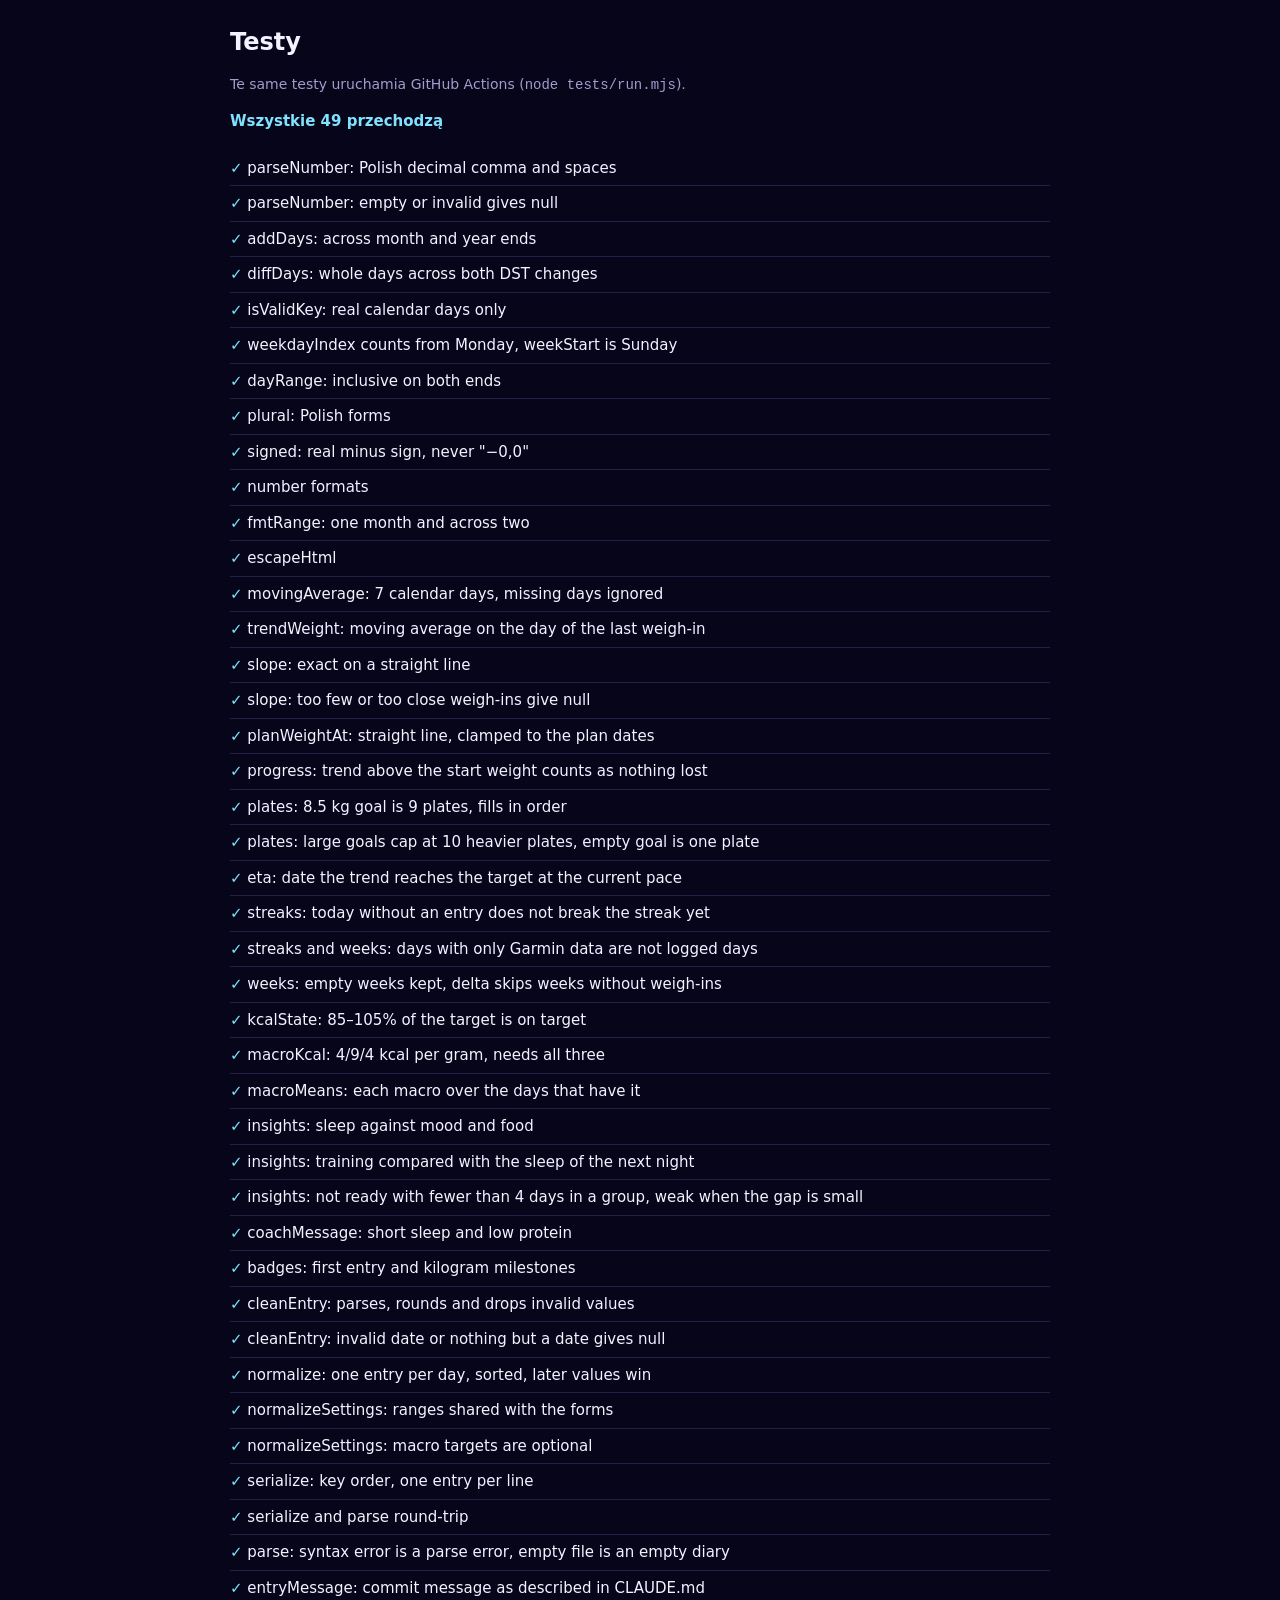
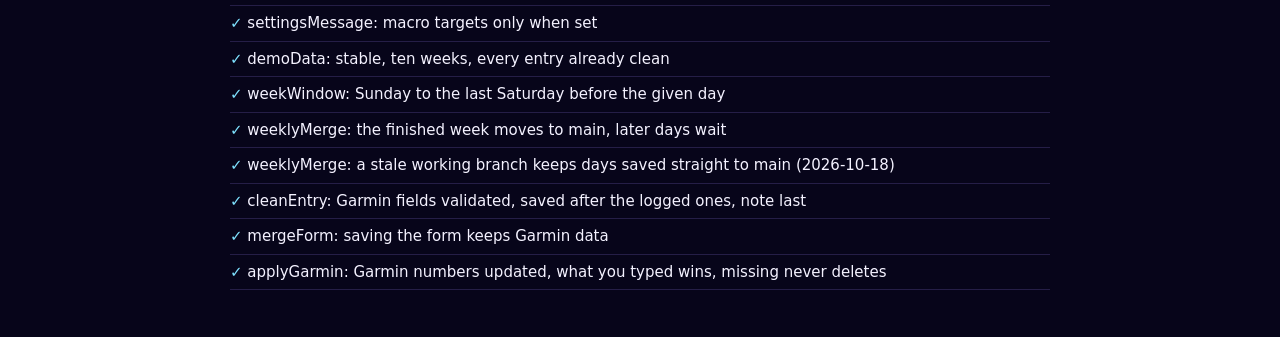
<file: tests/index.html>
<!doctype html>
<html lang="pl">
<head>
  <meta charset="utf-8">
  <meta name="viewport" content="width=device-width, initial-scale=1">
  <title>Testy: Dziennik formy</title>
  <style>
    :root { color-scheme: dark; --bg: #07051A; --ink: #F4F2FF; --muted: #A29BCB; --ok: #7FE2FF; --bad: #FF6F88; --rule: #251E47; }
    body { margin: 0; padding: 24px 16px 48px; background: var(--bg); color: var(--ink); font: 15px/1.5 system-ui, sans-serif; }
    main { max-width: 820px; margin: 0 auto; }
    h1 { margin: 0 0 4px; font-size: 24px; }
    #summary { margin: 0 0 18px; font-weight: 600; }
    #summary.ok { color: var(--ok); }
    #summary.bad { color: var(--bad); }
    ol { margin: 0; padding: 0; list-style: none; }
    li { padding: 6px 0; border-bottom: 1px solid var(--rule); }
    li.ok::before { content: '✓ '; color: var(--ok); }
    li.bad::before { content: '✗ '; color: var(--bad); }
    pre { margin: 6px 0 0; padding: 10px; overflow-x: auto; background: #110C27; color: var(--bad); font-size: 13px; white-space: pre-wrap; }
    .hint { color: var(--muted); font-size: 14px; }
  </style>
</head>
<body>
  <main>
    <h1>Testy</h1>
    <p class="hint">Te same testy uruchamia GitHub Actions (<code>node tests/run.mjs</code>).</p>
    <p id="summary">Uruchamiam…</p>
    <ol id="results"></ol>
  </main>

  <script src="../web/js/utils.js"></script>
  <script src="../web/js/stats.js"></script>
  <script src="../web/js/store.js"></script>
  <script src="harness.js"></script>
  <script src="utils.test.js"></script>
  <script src="stats.test.js"></script>
  <script src="store.test.js"></script>
  <script>
    (function () {
      const r = DFTest.run();
      const summary = document.getElementById('summary');
      summary.textContent = r.failed
        ? `${r.failed} z ${r.results.length} nie przechodzi`
        : `Wszystkie ${r.results.length} przechodzą`;
      summary.className = r.failed ? 'bad' : 'ok';
      document.title = `${r.failed ? '✗' : '✓'} Testy: Dziennik formy`;
      const list = document.getElementById('results');
      // Failures first, so they don't hide in a long list.
      r.results.slice().sort((a, b) => a.ok - b.ok).forEach((t) => {
        const li = document.createElement('li');
        li.className = t.ok ? 'ok' : 'bad';
        li.textContent = t.name;
        if (!t.ok) {
          const pre = document.createElement('pre');
          pre.textContent = t.error;
          li.append(pre);
        }
        list.append(li);
      });
      window.testResults = r;
    })();
  </script>
</body>
</html>
</file>
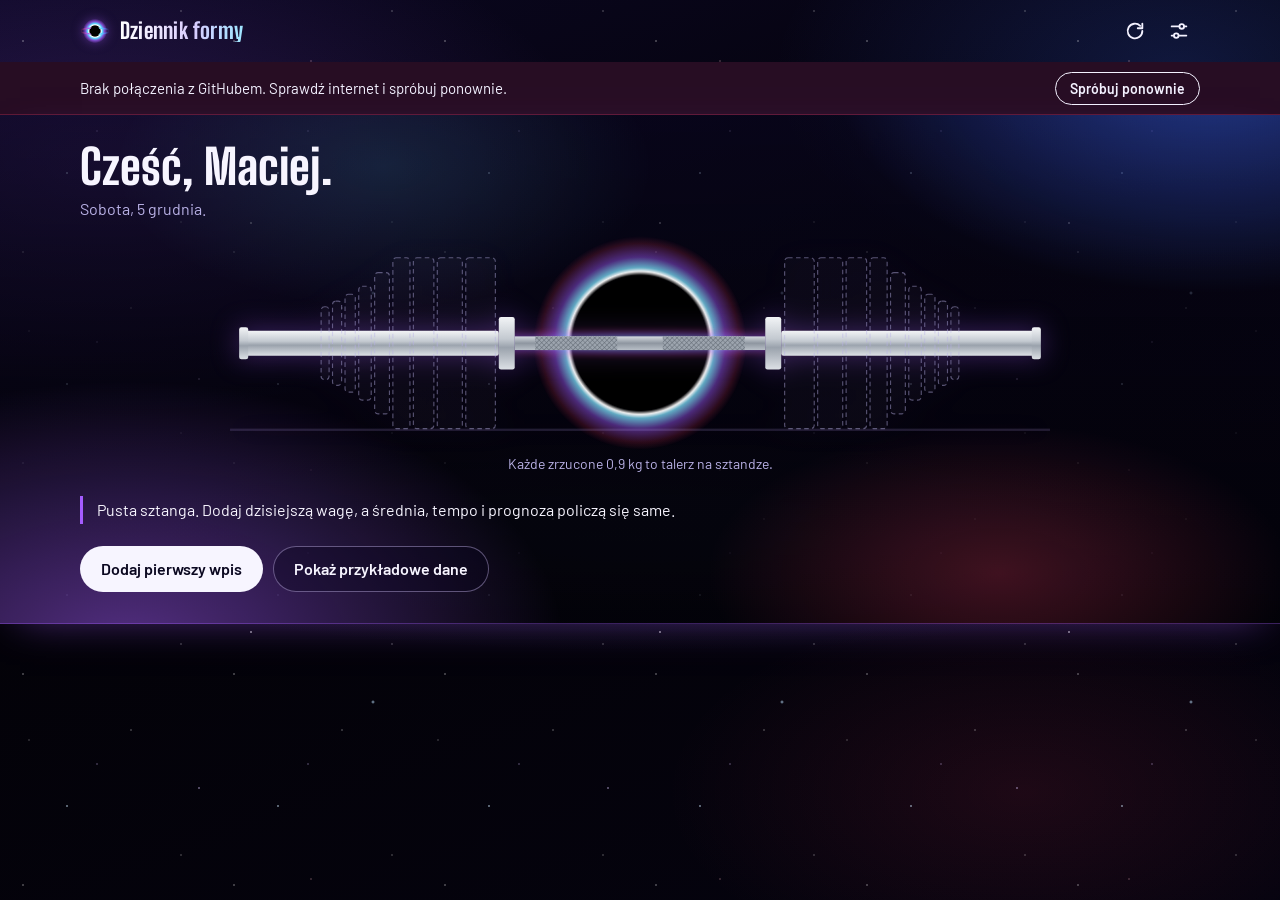
<file: web/index.html>
<!doctype html>
<html lang="pl">
<head>
  <meta charset="utf-8">
  <meta name="viewport" content="width=device-width, initial-scale=1, viewport-fit=cover">
  <title>Dziennik formy</title>
  <meta name="description" content="Waga, kalorie, treningi i samopoczucie dzień po dniu.">
  <meta name="color-scheme" content="dark">
  <meta name="theme-color" content="#07051A">
  <meta name="mobile-web-app-capable" content="yes">
  <meta name="apple-mobile-web-app-capable" content="yes">
  <meta name="apple-mobile-web-app-title" content="Forma">
  <link rel="icon" href="icons/favicon.svg" type="image/svg+xml">
  <link rel="apple-touch-icon" href="icons/apple-touch-icon.png">
  <link rel="manifest" href="manifest.webmanifest">
  <link rel="stylesheet" href="css/fonts.css">
  <link rel="stylesheet" href="css/styles.css">
</head>
<body class="is-loading">
  <svg class="sprite" aria-hidden="true" focusable="false">
    <symbol id="i-refresh" viewBox="0 0 24 24"><path d="M20 12a8 8 0 1 1-2.34-5.66M20 4v5h-5" fill="none" stroke="currentColor" stroke-width="2" stroke-linecap="round" stroke-linejoin="round"/></symbol>
    <symbol id="i-settings" viewBox="0 0 24 24"><path d="M4 7h8M18 7h2M4 17h2M12 17h8" fill="none" stroke="currentColor" stroke-width="2" stroke-linecap="round"/><circle cx="15" cy="7" r="2.5" fill="none" stroke="currentColor" stroke-width="2"/><circle cx="9" cy="17" r="2.5" fill="none" stroke="currentColor" stroke-width="2"/></symbol>
    <symbol id="i-plus" viewBox="0 0 24 24"><path d="M12 5v14M5 12h14" fill="none" stroke="currentColor" stroke-width="2.4" stroke-linecap="round"/></symbol>
    <symbol id="i-minus" viewBox="0 0 24 24"><path d="M5 12h14" fill="none" stroke="currentColor" stroke-width="2.4" stroke-linecap="round"/></symbol>
    <symbol id="i-close" viewBox="0 0 24 24"><path d="M6 6l12 12M18 6 6 18" fill="none" stroke="currentColor" stroke-width="2" stroke-linecap="round"/></symbol>
  </svg>

  <header class="topbar">
    <div class="brand">
      <svg class="brand-mark" viewBox="0 0 32 32" aria-hidden="true">
        <defs>
          <radialGradient id="bm-halo">
            <stop offset=".42" stop-color="#000"/>
            <stop offset=".5" stop-color="#fff"/>
            <stop offset=".62" stop-color="#5CD6FF"/>
            <stop offset=".8" stop-color="#A45CFF" stop-opacity=".6"/>
            <stop offset="1" stop-color="#A45CFF" stop-opacity="0"/>
          </radialGradient>
          <linearGradient id="bm-disk" x1="0" x2="1">
            <stop offset="0" stop-color="#FF3F63" stop-opacity="0"/>
            <stop offset=".3" stop-color="#A45CFF"/>
            <stop offset=".5" stop-color="#fff"/>
            <stop offset=".7" stop-color="#5CD6FF"/>
            <stop offset="1" stop-color="#3F6BFF" stop-opacity="0"/>
          </linearGradient>
        </defs>
        <circle cx="16" cy="16" r="13" fill="url(#bm-halo)"/>
        <ellipse cx="16" cy="16" rx="15.5" ry="3.2" fill="none" stroke="url(#bm-disk)" stroke-width="1.6"/>
        <circle cx="16" cy="16" r="5.4" fill="#000"/>
      </svg>
      <span>Dziennik formy</span>
    </div>
    <div class="topbar-actions">
      <span class="streak" id="streak" hidden></span>
      <button class="icon-btn" id="btn-refresh" type="button" aria-label="Odśwież dane" title="Odśwież dane">
        <svg aria-hidden="true"><use href="#i-refresh"/></svg>
      </button>
      <button class="icon-btn" id="btn-settings" type="button" aria-label="Ustawienia" title="Ustawienia">
        <svg aria-hidden="true"><use href="#i-settings"/></svg>
      </button>
    </div>
  </header>

  <div class="banner" id="banner" hidden>
    <div class="banner-inner">
      <p id="banner-text"></p>
      <button type="button" class="banner-action" id="banner-action"></button>
    </div>
  </div>

  <nav class="tabs" id="tabs" aria-label="Widok" hidden>
    <div class="tabs-inner" role="tablist">
      <button type="button" role="tab" id="tab-przeglad" data-tab="przeglad" aria-selected="true">Przegląd</button>
      <button type="button" role="tab" id="tab-tygodnie" data-tab="tygodnie" aria-selected="false">Tygodnie</button>
      <button type="button" role="tab" id="tab-dziennik" data-tab="dziennik" aria-selected="false">Dziennik</button>
    </div>
  </nav>

  <main id="app">
    <section class="platform" data-panel="przeglad" aria-labelledby="hello">
      <div class="platform-inner">
        <div class="platform-top">
          <h1 id="hello">Cześć.</h1>
          <p class="today-line" id="today-line">Ładuję dane…</p>
        </div>

        <figure class="barbell-figure">
          <div class="barbell" id="barbell"></div>
          <figcaption class="barbell-caption" id="barbell-caption"></figcaption>
        </figure>

        <div class="readout" id="readout" hidden>
          <div class="readout-main">
            <p class="big" id="trend-weight"></p>
            <p class="big-sub" id="trend-sub"></p>
          </div>
          <dl class="facts" id="facts"></dl>
        </div>

        <p class="coach" id="coach" hidden></p>

        <div class="empty-actions" id="empty-actions" hidden>
          <button type="button" class="btn btn-light" id="btn-first"></button>
          <button type="button" class="btn btn-outline-light" id="btn-demo-empty">Pokaż przykładowe dane</button>
        </div>
      </div>
    </section>

    <div class="wrap">
      <section class="tiles" id="tiles" data-panel="przeglad" aria-label="Kafelki. Stuknij, żeby zobaczyć szczegóły." hidden></section>

      <!-- Szczegóły do kafelków: każdy kafelek otwiera jedną kartę. -->
      <div class="details" id="columns">
      <dialog class="detail" id="d-weight" aria-labelledby="h-weight">
        <button type="button" class="icon-btn detail-close" data-close aria-label="Zamknij">
          <svg aria-hidden="true"><use href="#i-close"/></svg>
        </button>
        <section class="block" aria-labelledby="h-weight">
          <div class="block-head">
            <h2 id="h-weight">Waga</h2>
            <div class="seg" id="range" role="group" aria-label="Zakres wykresów">
              <button type="button" data-range="30" aria-pressed="true">30 dni</button>
              <button type="button" data-range="90" aria-pressed="false">90 dni</button>
              <button type="button" data-range="all" aria-pressed="false">Całość</button>
            </div>
          </div>
          <div class="legend" aria-hidden="true">
            <span class="lg"><i class="sw sw-line" style="--c: var(--plate-blue)"></i>średnia z 7 dni</span>
            <span class="lg"><i class="sw sw-dot" style="--c: var(--steel)"></i>pomiar</span>
            <span class="lg"><i class="sw sw-dash" style="--c: var(--muted)"></i>plan</span>
          </div>
          <div class="chart-box">
            <canvas id="chart-weight" role="img" aria-label="Wykres wagi: pomiary, średnia z 7 dni i plan"></canvas>
            <p class="chart-empty" hidden>Brak pomiarów wagi w tym okresie.</p>
          </div>
        </section>
      </dialog>
      <dialog class="detail" id="d-kcal" aria-labelledby="h-kcal">
        <button type="button" class="icon-btn detail-close" data-close aria-label="Zamknij">
          <svg aria-hidden="true"><use href="#i-close"/></svg>
        </button>
        <section class="block" aria-labelledby="h-kcal">
          <div class="block-head">
            <h2 id="h-kcal">Kalorie</h2>
          </div>
          <div class="legend" aria-hidden="true">
            <span class="lg"><i class="sw sw-bar" style="--c: var(--plate-green)"></i>w celu</span>
            <span class="lg"><i class="sw sw-bar" style="--c: var(--plate-red)"></i>ponad cel</span>
            <span class="lg"><i class="sw sw-bar" style="--c: var(--steel)"></i>poniżej celu</span>
            <span class="lg"><i class="sw sw-dash" style="--c: var(--ink-2)"></i>cel</span>
          </div>
          <div class="chart-box">
            <canvas id="chart-kcal" role="img" aria-label="Wykres kalorii dziennie względem celu"></canvas>
            <p class="chart-empty" hidden>Brak wpisów kalorii w tym okresie.</p>
          </div>
        </section>
      </dialog>
      <dialog class="detail" id="d-macro" aria-labelledby="h-macro">
        <button type="button" class="icon-btn detail-close" data-close aria-label="Zamknij">
          <svg aria-hidden="true"><use href="#i-close"/></svg>
        </button>
        <section class="block" aria-labelledby="h-macro">
          <div class="block-head">
            <h2 id="h-macro">Makro</h2>
            <p class="block-note" id="macro-note"></p>
          </div>
          <div class="legend" aria-hidden="true">
            <span class="lg"><i class="sw sw-bar" style="--c: var(--macro-protein)"></i>białko</span>
            <span class="lg"><i class="sw sw-bar" style="--c: var(--macro-fat)"></i>tłuszcze</span>
            <span class="lg"><i class="sw sw-bar" style="--c: var(--macro-carbs)"></i>węgle</span>
            <span class="lg"><i class="sw sw-dash" style="--c: var(--ink-2)"></i>cel kalorii</span>
          </div>
          <div class="chart-box">
            <canvas id="chart-macro" role="img" aria-label="Wykres kalorii z białka, tłuszczów i węglowodanów dziennie"></canvas>
            <p class="chart-empty" hidden>Brak wpisów makro w tym okresie.</p>
          </div>
          <p class="caption">Słupek to kalorie z makro: białko i węgle po 4 kcal na gram, tłuszcze 9.</p>
        </section>
      </dialog>
      <dialog class="detail" id="d-sleep" aria-labelledby="h-sleep">
        <button type="button" class="icon-btn detail-close" data-close aria-label="Zamknij">
          <svg aria-hidden="true"><use href="#i-close"/></svg>
        </button>
        <section class="block" aria-labelledby="h-sleep">
          <div class="block-head">
            <h2 id="h-sleep">Sen</h2>
          </div>
          <div class="legend" aria-hidden="true">
            <span class="lg"><i class="sw sw-bar" style="--c: var(--plate-blue)"></i>7 h i więcej</span>
            <span class="lg"><i class="sw sw-bar" style="--c: var(--steel)"></i>mniej niż 7 h</span>
            <span class="lg"><i class="sw sw-dash" style="--c: var(--ink-2)"></i>zalecane minimum</span>
          </div>
          <div class="chart-box">
            <canvas id="chart-sleep" role="img" aria-label="Wykres godzin snu dziennie względem 7 godzin"></canvas>
            <p class="chart-empty" hidden>Brak wpisów snu w tym okresie.</p>
          </div>
          <h3 class="chart-sub">Ocena snu <small>0–100</small></h3>
          <div class="chart-box is-short">
            <canvas id="chart-sleep-score" role="img" aria-label="Wykres oceny snu w skali 0–100"></canvas>
            <p class="chart-empty" hidden>Brak ocen snu w tym okresie.</p>
          </div>
        </section>
      </dialog>
      <dialog class="detail" id="d-train" aria-labelledby="h-train">
        <button type="button" class="icon-btn detail-close" data-close aria-label="Zamknij">
          <svg aria-hidden="true"><use href="#i-close"/></svg>
        </button>
        <section class="block" aria-labelledby="h-train">
          <div class="block-head">
            <h2 id="h-train">Treningi</h2>
            <p class="block-note" id="train-count"></p>
          </div>
          <div class="heatmap" id="heatmap" role="img"></div>
          <p class="caption" id="heat-caption"></p>
          <div class="legend" id="heat-legend"></div>
        </section>
      </dialog>
      <dialog class="detail" id="d-insights" aria-labelledby="h-insights">
        <button type="button" class="icon-btn detail-close" data-close aria-label="Zamknij">
          <svg aria-hidden="true"><use href="#i-close"/></svg>
        </button>
        <section class="block" aria-labelledby="h-insights">
          <div class="block-head">
            <h2 id="h-insights">Zależności</h2>
            <p class="block-note">ostatnie 90 dni</p>
          </div>
          <ul class="insights" id="insights"></ul>
          <p class="caption" id="insights-caption"></p>
        </section>
      </dialog>
      <dialog class="detail" id="d-badges" aria-labelledby="h-badges">
        <button type="button" class="icon-btn detail-close" data-close aria-label="Zamknij">
          <svg aria-hidden="true"><use href="#i-close"/></svg>
        </button>
        <section class="block" aria-labelledby="h-badges">
          <div class="block-head">
            <h2 id="h-badges">Odznaki</h2>
            <p class="block-note" id="badges-count"></p>
          </div>
          <ul class="badges" id="badges"></ul>
          <p class="caption" id="badge-caption" aria-live="polite"></p>
        </section>
      </dialog>
      <dialog class="detail" id="d-mood" aria-labelledby="h-mood">
        <button type="button" class="icon-btn detail-close" data-close aria-label="Zamknij">
          <svg aria-hidden="true"><use href="#i-close"/></svg>
        </button>
        <section class="block" aria-labelledby="h-mood">
          <div class="block-head">
            <h2 id="h-mood">Samopoczucie</h2>
            <p class="block-note" id="mood-note"></p>
          </div>
          <ol class="mood-days" id="mood-days"></ol>
          <p class="caption" id="mood-caption"></p>
        </section>
      </dialog>
      </div>

      <section class="block weeks" id="weeks" data-panel="tygodnie" aria-labelledby="h-weeks" hidden>
        <div class="block-head">
          <h2 id="h-weeks">Tygodnie</h2>
          <p class="block-note" id="weeks-note"></p>
        </div>
        <div class="wk-head" aria-hidden="true">
          <span>nd</span><span>pn</span><span>wt</span><span>śr</span><span>czw</span><span>pt</span><span>sob</span>
        </div>
        <div id="weeks-list"></div>
        <button type="button" class="btn btn-outline" id="btn-weeks-more" hidden>Pokaż starsze tygodnie</button>
      </section>

      <section class="block logbook" id="logbook" data-panel="dziennik" aria-labelledby="h-log" hidden>
        <div class="block-head">
          <h2 id="h-log">Dziennik</h2>
          <p class="block-note" id="log-count"></p>
        </div>
        <div id="log"></div>
        <button type="button" class="btn btn-outline" id="btn-more" hidden>Pokaż starsze</button>
      </section>
    </div>
  </main>

  <button type="button" class="fab" id="fab" hidden>
    <svg aria-hidden="true"><use href="#i-plus"/></svg>
    <span>Dodaj wpis</span>
  </button>

  <dialog class="sheet" id="entry-sheet" aria-labelledby="entry-title">
    <form id="entry-form" novalidate>
      <div class="sheet-head">
        <h2 id="entry-title">Nowy wpis</h2>
        <button type="button" class="icon-btn" data-close aria-label="Zamknij">
          <svg aria-hidden="true"><use href="#i-close"/></svg>
        </button>
      </div>

      <div class="sheet-body">
        <div class="field">
          <label for="f-date">Dzień</label>
          <div class="date-row">
            <input type="date" id="f-date" name="date" required>
            <button type="button" class="chip day-chip" data-offset="0" aria-pressed="false">Dziś</button>
            <button type="button" class="chip day-chip" data-offset="-1" aria-pressed="false">Wczoraj</button>
          </div>
        </div>

        <div class="field-row">
          <div class="field">
            <label for="f-weight">Waga</label>
            <div class="stepper">
              <button type="button" class="step" data-step="-0.1" aria-label="Odejmij 0,1 kg">
                <svg aria-hidden="true"><use href="#i-minus"/></svg>
              </button>
              <div class="with-unit">
                <input id="f-weight" name="weight" inputmode="decimal" autocomplete="off" enterkeyhint="next">
                <span class="unit">kg</span>
              </div>
              <button type="button" class="step" data-step="0.1" aria-label="Dodaj 0,1 kg">
                <svg aria-hidden="true"><use href="#i-plus"/></svg>
              </button>
            </div>
          </div>

          <div class="field">
            <label for="f-kcal">Kalorie</label>
            <div class="with-unit">
              <input id="f-kcal" name="kcal" inputmode="numeric" autocomplete="off" enterkeyhint="next" placeholder="np. 2450">
              <span class="unit">kcal</span>
            </div>
            <p class="hint" id="kcal-hint"></p>
          </div>
        </div>

        <fieldset class="field">
          <legend>Makro</legend>
          <div class="field-row is-3">
            <div class="field">
              <label for="f-protein" class="sub-label">Białko</label>
              <div class="with-unit is-narrow">
                <input id="f-protein" name="protein" inputmode="numeric" autocomplete="off" enterkeyhint="next">
                <span class="unit">g</span>
              </div>
            </div>
            <div class="field">
              <label for="f-fat" class="sub-label">Tłuszcze</label>
              <div class="with-unit is-narrow">
                <input id="f-fat" name="fat" inputmode="numeric" autocomplete="off" enterkeyhint="next">
                <span class="unit">g</span>
              </div>
            </div>
            <div class="field">
              <label for="f-carbs" class="sub-label">Węgle</label>
              <div class="with-unit is-narrow">
                <input id="f-carbs" name="carbs" inputmode="numeric" autocomplete="off" enterkeyhint="next">
                <span class="unit">g</span>
              </div>
            </div>
          </div>
          <p class="hint" id="macro-hint"></p>
        </fieldset>

        <fieldset class="field">
          <legend>Trening</legend>
          <div class="chips" id="f-trainings"></div>
        </fieldset>

        <fieldset class="field">
          <legend>Samopoczucie</legend>
          <div class="moods" id="f-moods">
            <button type="button" class="mood" data-mood="1" aria-pressed="false"><span class="emoji">😫</span><span>Źle</span></button>
            <button type="button" class="mood" data-mood="2" aria-pressed="false"><span class="emoji">😕</span><span>Słabo</span></button>
            <button type="button" class="mood" data-mood="3" aria-pressed="false"><span class="emoji">😐</span><span>OK</span></button>
            <button type="button" class="mood" data-mood="4" aria-pressed="false"><span class="emoji">🙂</span><span>Dobrze</span></button>
            <button type="button" class="mood" data-mood="5" aria-pressed="false"><span class="emoji">🤩</span><span>Petarda</span></button>
          </div>
        </fieldset>

        <div class="field-row">
          <div class="field">
            <label for="f-sleep">Sen</label>
            <div class="with-unit">
              <input id="f-sleep" name="sleep" inputmode="decimal" autocomplete="off" enterkeyhint="next" placeholder="np. 7,5">
              <span class="unit">h</span>
            </div>
          </div>

          <div class="field">
            <label for="f-sleep-score">Ocena snu</label>
            <div class="with-unit">
              <input id="f-sleep-score" name="sleepScore" inputmode="numeric" autocomplete="off" enterkeyhint="next" placeholder="np. 82">
              <span class="unit">/100</span>
            </div>
          </div>
        </div>

        <div class="field">
          <label for="f-note">Notatka</label>
          <textarea id="f-note" name="note" rows="2" maxlength="280" placeholder="Opcjonalnie, np. rekord w przysiadzie"></textarea>
        </div>

        <p class="form-error" id="entry-error" role="alert" hidden></p>
      </div>

      <div class="sheet-foot">
        <button type="button" class="btn btn-danger" id="btn-delete" hidden>Usuń wpis</button>
        <button type="submit" class="btn btn-primary" id="btn-save">Zapisz wpis</button>
      </div>
    </form>
  </dialog>

  <dialog class="sheet" id="settings-sheet" aria-labelledby="settings-title">
    <div class="sheet-head">
      <h2 id="settings-title">Ustawienia</h2>
      <button type="button" class="icon-btn" data-close aria-label="Zamknij">
        <svg aria-hidden="true"><use href="#i-close"/></svg>
      </button>
    </div>

    <div class="sheet-body">
      <section class="settings-group" aria-labelledby="h-gh">
        <h3 id="h-gh">Zapisywanie wpisów</h3>
        <p class="hint" id="conn-status"></p>
        <form id="gh-form" novalidate>
          <div class="field">
            <label for="s-token">Token GitHuba</label>
            <input id="s-token" type="password" autocomplete="off" autocapitalize="off" spellcheck="false">
            <p class="hint" id="token-hint">
              Fine-grained token z dostępem tylko do tego repozytorium i uprawnieniem Contents: Read and write.
              Zostaje w tej przeglądarce. <a href="https://github.com/settings/personal-access-tokens/new" target="_blank" rel="noopener">Utwórz token na GitHubie</a>
            </p>
          </div>
          <p class="form-msg" id="gh-msg" role="status" hidden></p>
          <div class="row-actions">
            <button type="submit" class="btn btn-primary" id="btn-connect">Zapisz token</button>
            <button type="button" class="btn btn-outline" id="btn-forget-token">Usuń token z tej przeglądarki</button>
          </div>
        </form>
      </section>

      <section class="settings-group" aria-labelledby="h-goals">
        <h3 id="h-goals">Cele</h3>
        <p class="hint" id="goals-hint">Zapisują się w pliku z danymi, więc Claude też je widzi.</p>
        <form id="goals-form" novalidate>
          <div class="grid-2">
            <div class="field span-2">
              <label for="g-name">Imię na powitanie</label>
              <input id="g-name" autocomplete="off" maxlength="40">
            </div>
            <div class="field">
              <label for="g-startDate">Start</label>
              <input id="g-startDate" type="date">
            </div>
            <div class="field">
              <label for="g-startWeight">Waga na starcie</label>
              <div class="with-unit"><input id="g-startWeight" inputmode="decimal" autocomplete="off"><span class="unit">kg</span></div>
            </div>
            <div class="field">
              <label for="g-targetDate">Termin celu</label>
              <input id="g-targetDate" type="date">
            </div>
            <div class="field">
              <label for="g-targetWeight">Waga docelowa</label>
              <div class="with-unit"><input id="g-targetWeight" inputmode="decimal" autocomplete="off"><span class="unit">kg</span></div>
            </div>
            <div class="field">
              <label for="g-kcal">Kalorie dziennie</label>
              <div class="with-unit"><input id="g-kcal" inputmode="numeric" autocomplete="off"><span class="unit">kcal</span></div>
            </div>
            <fieldset class="field span-2">
              <legend>Makro dziennie <small class="legend-note">opcjonalnie</small></legend>
              <div class="field-row is-3">
                <div class="field">
                  <label for="g-protein" class="sub-label">Białko</label>
                  <div class="with-unit is-narrow"><input id="g-protein" inputmode="numeric" autocomplete="off"><span class="unit">g</span></div>
                </div>
                <div class="field">
                  <label for="g-fat" class="sub-label">Tłuszcze</label>
                  <div class="with-unit is-narrow"><input id="g-fat" inputmode="numeric" autocomplete="off"><span class="unit">g</span></div>
                </div>
                <div class="field">
                  <label for="g-carbs" class="sub-label">Węgle</label>
                  <div class="with-unit is-narrow"><input id="g-carbs" inputmode="numeric" autocomplete="off"><span class="unit">g</span></div>
                </div>
              </div>
              <p class="hint" id="g-macro-hint"></p>
            </fieldset>
            <div class="field">
              <label for="g-weekly">Treningi w tygodniu</label>
              <input id="g-weekly" inputmode="numeric" autocomplete="off">
            </div>
            <div class="field span-2">
              <label for="g-trainings">Rodzaje treningów</label>
              <input id="g-trainings" autocomplete="off" spellcheck="false">
              <p class="hint">Oddziel przecinkami. Kolejność ustala kolory: niebieski, czerwony, fioletowy, błękitny.</p>
            </div>
          </div>
          <p class="form-msg" id="goals-msg" role="status" hidden></p>
          <div class="row-actions">
            <button type="submit" class="btn btn-primary" id="btn-save-goals">Zapisz cele</button>
          </div>
        </form>
      </section>

      <section class="settings-group" aria-labelledby="h-demo">
        <h3 id="h-demo">Przykładowe dane</h3>
        <p class="hint">Dziesięć tygodni wymyślonych wpisów, żeby zobaczyć wykresy i odznaki w akcji. Nic nie trafia na GitHuba.</p>
        <div class="row-actions">
          <button type="button" class="btn btn-outline" id="btn-demo">Pokaż przykładowe dane</button>
        </div>
      </section>
    </div>
  </dialog>

  <div class="toasts" id="toasts" aria-live="polite"></div>

  <noscript><p class="noscript">Dziennik formy potrzebuje włączonego JavaScriptu.</p></noscript>

  <script src="vendor/chart.umd.min.js"></script>
  <script src="config.js"></script>
  <script src="js/utils.js"></script>
  <script src="js/stats.js"></script>
  <script src="js/store.js"></script>
  <script src="js/barbell.js"></script>
  <script src="js/charts.js"></script>
  <script src="js/confetti.js"></script>
  <script src="js/app.js"></script>
</body>
</html>
</file>
<file: web/css/fonts.css>
/* Fonts bundled locally (@fontsource, SIL Open Font License): works offline, no Google Fonts requests. */
@font-face {
  font-family: 'Big Shoulders Stencil Display';
  font-style: normal;
  font-weight: 900;
  font-display: swap;
  src: url(../fonts/big-shoulders-stencil-display-latin-900-normal.woff2) format('woff2');
  unicode-range: U+0000-00FF,U+0131,U+0152-0153,U+02BB-02BC,U+02C6,U+02DA,U+02DC,U+0304,U+0308,U+0329,U+2000-206F,U+20AC,U+2122,U+2191,U+2193,U+2212,U+2215,U+FEFF,U+FFFD;
}
@font-face {
  font-family: 'Big Shoulders Display';
  font-style: normal;
  font-weight: 700;
  font-display: swap;
  src: url(../fonts/big-shoulders-display-latin-ext-700-normal.woff2) format('woff2');
  unicode-range: U+0100-02BA,U+02BD-02C5,U+02C7-02CC,U+02CE-02D7,U+02DD-02FF,U+0304,U+0308,U+0329,U+1D00-1DBF,U+1E00-1E9F,U+1EF2-1EFF,U+2020,U+20A0-20AB,U+20AD-20C0,U+2113,U+2C60-2C7F,U+A720-A7FF;
}
@font-face {
  font-family: 'Big Shoulders Display';
  font-style: normal;
  font-weight: 700;
  font-display: swap;
  src: url(../fonts/big-shoulders-display-latin-700-normal.woff2) format('woff2');
  unicode-range: U+0000-00FF,U+0131,U+0152-0153,U+02BB-02BC,U+02C6,U+02DA,U+02DC,U+0304,U+0308,U+0329,U+2000-206F,U+20AC,U+2122,U+2191,U+2193,U+2212,U+2215,U+FEFF,U+FFFD;
}
@font-face {
  font-family: 'Big Shoulders Display';
  font-style: normal;
  font-weight: 800;
  font-display: swap;
  src: url(../fonts/big-shoulders-display-latin-ext-800-normal.woff2) format('woff2');
  unicode-range: U+0100-02BA,U+02BD-02C5,U+02C7-02CC,U+02CE-02D7,U+02DD-02FF,U+0304,U+0308,U+0329,U+1D00-1DBF,U+1E00-1E9F,U+1EF2-1EFF,U+2020,U+20A0-20AB,U+20AD-20C0,U+2113,U+2C60-2C7F,U+A720-A7FF;
}
@font-face {
  font-family: 'Big Shoulders Display';
  font-style: normal;
  font-weight: 800;
  font-display: swap;
  src: url(../fonts/big-shoulders-display-latin-800-normal.woff2) format('woff2');
  unicode-range: U+0000-00FF,U+0131,U+0152-0153,U+02BB-02BC,U+02C6,U+02DA,U+02DC,U+0304,U+0308,U+0329,U+2000-206F,U+20AC,U+2122,U+2191,U+2193,U+2212,U+2215,U+FEFF,U+FFFD;
}
@font-face {
  font-family: 'Barlow';
  font-style: normal;
  font-weight: 400;
  font-display: swap;
  src: url(../fonts/barlow-latin-ext-400-normal.woff2) format('woff2');
  unicode-range: U+0100-02BA,U+02BD-02C5,U+02C7-02CC,U+02CE-02D7,U+02DD-02FF,U+0304,U+0308,U+0329,U+1D00-1DBF,U+1E00-1E9F,U+1EF2-1EFF,U+2020,U+20A0-20AB,U+20AD-20C0,U+2113,U+2C60-2C7F,U+A720-A7FF;
}
@font-face {
  font-family: 'Barlow';
  font-style: normal;
  font-weight: 400;
  font-display: swap;
  src: url(../fonts/barlow-latin-400-normal.woff2) format('woff2');
  unicode-range: U+0000-00FF,U+0131,U+0152-0153,U+02BB-02BC,U+02C6,U+02DA,U+02DC,U+0304,U+0308,U+0329,U+2000-206F,U+20AC,U+2122,U+2191,U+2193,U+2212,U+2215,U+FEFF,U+FFFD;
}
@font-face {
  font-family: 'Barlow';
  font-style: normal;
  font-weight: 500;
  font-display: swap;
  src: url(../fonts/barlow-latin-ext-500-normal.woff2) format('woff2');
  unicode-range: U+0100-02BA,U+02BD-02C5,U+02C7-02CC,U+02CE-02D7,U+02DD-02FF,U+0304,U+0308,U+0329,U+1D00-1DBF,U+1E00-1E9F,U+1EF2-1EFF,U+2020,U+20A0-20AB,U+20AD-20C0,U+2113,U+2C60-2C7F,U+A720-A7FF;
}
@font-face {
  font-family: 'Barlow';
  font-style: normal;
  font-weight: 500;
  font-display: swap;
  src: url(../fonts/barlow-latin-500-normal.woff2) format('woff2');
  unicode-range: U+0000-00FF,U+0131,U+0152-0153,U+02BB-02BC,U+02C6,U+02DA,U+02DC,U+0304,U+0308,U+0329,U+2000-206F,U+20AC,U+2122,U+2191,U+2193,U+2212,U+2215,U+FEFF,U+FFFD;
}
@font-face {
  font-family: 'Barlow';
  font-style: normal;
  font-weight: 600;
  font-display: swap;
  src: url(../fonts/barlow-latin-ext-600-normal.woff2) format('woff2');
  unicode-range: U+0100-02BA,U+02BD-02C5,U+02C7-02CC,U+02CE-02D7,U+02DD-02FF,U+0304,U+0308,U+0329,U+1D00-1DBF,U+1E00-1E9F,U+1EF2-1EFF,U+2020,U+20A0-20AB,U+20AD-20C0,U+2113,U+2C60-2C7F,U+A720-A7FF;
}
@font-face {
  font-family: 'Barlow';
  font-style: normal;
  font-weight: 600;
  font-display: swap;
  src: url(../fonts/barlow-latin-600-normal.woff2) format('woff2');
  unicode-range: U+0000-00FF,U+0131,U+0152-0153,U+02BB-02BC,U+02C6,U+02DA,U+02DC,U+0304,U+0308,U+0329,U+2000-206F,U+20AC,U+2122,U+2191,U+2193,U+2212,U+2215,U+FEFF,U+FFFD;
}
@font-face {
  font-family: 'Barlow';
  font-style: normal;
  font-weight: 700;
  font-display: swap;
  src: url(../fonts/barlow-latin-ext-700-normal.woff2) format('woff2');
  unicode-range: U+0100-02BA,U+02BD-02C5,U+02C7-02CC,U+02CE-02D7,U+02DD-02FF,U+0304,U+0308,U+0329,U+1D00-1DBF,U+1E00-1E9F,U+1EF2-1EFF,U+2020,U+20A0-20AB,U+20AD-20C0,U+2113,U+2C60-2C7F,U+A720-A7FF;
}
@font-face {
  font-family: 'Barlow';
  font-style: normal;
  font-weight: 700;
  font-display: swap;
  src: url(../fonts/barlow-latin-700-normal.woff2) format('woff2');
  unicode-range: U+0000-00FF,U+0131,U+0152-0153,U+02BB-02BC,U+02C6,U+02DA,U+02DC,U+0304,U+0308,U+0329,U+2000-206F,U+20AC,U+2122,U+2191,U+2193,U+2212,U+2215,U+FEFF,U+FFFD;
}
</file>
<file: web/css/styles.css>
/* Dziennik formy */

/* Deep space: black void, violet nebula, blue and light-blue starlight, red giants.
   The plate slot names (yellow, green) stay because the JS picks colors by slot;
   in this palette the yellow slot is violet and the green slot is light blue. */
:root {
  --void: #030208;
  --bg: #07051A;
  --surface: #110C27;
  --glass: rgba(14, 10, 34, 0.72);
  --ink: #F4F2FF;
  --ink-2: #CBC4F0;
  --steel: #7571A3;
  --muted: #A29BCB;
  --rule: #251E47;
  --platform: #0A0720;
  --platform-ink: #F7F5FF;
  --platform-muted: #B9B1E6;
  --platform-rule: rgba(190, 170, 255, 0.16);
  --plate-red: #FF3F63;
  --plate-blue: #3F6BFF;
  --plate-yellow: #A45CFF;  /* violet */
  --plate-green: #5CD6FF;   /* light blue */
  --plate-white: #F6F4FF;
  --plate-steel: #8A86B8;
  /* Macros: fixed order protein, fat, carbs (bottom to top in the stacked chart).
     Checked for colorblind separation against --surface. */
  --macro-protein: #FF3F63;
  --macro-fat: #A45CFF;
  --macro-carbs: #12A8B8; /* darker than the plate light blue: fits the dark-mode lightness band */
  --good-text: #7FE2FF;
  --bad-text: #FF6F88;
  --focus: #7FE2FF;
  --glow-violet: rgba(164, 92, 255, 0.55);
  --glow-blue: rgba(63, 107, 255, 0.5);
  --cosmic: linear-gradient(120deg, #A45CFF 0%, #3F6BFF 55%, #5CD6FF 100%);
  --pad: 20px;
  --max: 1160px;
  --font-ui: 'Barlow', system-ui, -apple-system, 'Segoe UI', Roboto, sans-serif;
  --font-display: 'Big Shoulders Display', 'Barlow', system-ui, sans-serif;
  --font-stencil: 'Big Shoulders Stencil Display', 'Big Shoulders Display', 'Barlow', sans-serif;
  color-scheme: dark;
}

/* ---------- base ---------- */

*, *::before, *::after { box-sizing: border-box; }

html { -webkit-text-size-adjust: 100%; text-size-adjust: 100%; }

body {
  margin: 0;
  min-height: 100vh;
  padding-bottom: calc(112px + env(safe-area-inset-bottom));
  background: var(--void);
  color: var(--ink);
  font: 400 16px/1.5 var(--font-ui);
  -webkit-font-smoothing: antialiased;
}

/* Starfield and a faint galactic band behind everything, fixed so the page scrolls over the sky. */
body::before,
body::after {
  content: '';
  position: fixed;
  inset: 0;
  z-index: -1;
  pointer-events: none;
}
body::after {
  background:
    radial-gradient(ellipse 55% 40% at 8% 18%, rgba(164, 92, 255, 0.20), transparent 70%),
    radial-gradient(ellipse 45% 35% at 92% 8%, rgba(63, 107, 255, 0.20), transparent 70%),
    radial-gradient(ellipse 40% 30% at 80% 88%, rgba(255, 63, 99, 0.10), transparent 70%),
    radial-gradient(ellipse 70% 18% at 50% 60%, rgba(92, 214, 255, 0.06), transparent 70%),
    linear-gradient(160deg, #0B0722 0%, var(--void) 45%, #05030F 100%);
  z-index: -2;
}
body::before {
  background-image:
    radial-gradient(1px 1px at 23px 41px, #fff, transparent),
    radial-gradient(1px 1px at 131px 97px, rgba(255, 255, 255, 0.8), transparent),
    radial-gradient(1.5px 1.5px at 67px 173px, #CFE9FF, transparent),
    radial-gradient(1px 1px at 181px 11px, rgba(255, 255, 255, 0.7), transparent),
    radial-gradient(1px 1px at 97px 131px, rgba(214, 190, 255, 0.9), transparent),
    radial-gradient(1.5px 1.5px at 251px 223px, #fff, transparent),
    radial-gradient(1px 1px at 311px 61px, rgba(255, 190, 200, 0.8), transparent),
    radial-gradient(2px 2px at 373px 293px, rgba(190, 225, 255, 0.95), transparent),
    radial-gradient(1px 1px at 29px 331px, rgba(255, 255, 255, 0.6), transparent),
    radial-gradient(1.5px 1.5px at 199px 379px, rgba(220, 200, 255, 0.85), transparent);
  background-size: 211px 211px, 211px 211px, 211px 211px, 211px 211px, 211px 211px,
    409px 409px, 409px 409px, 409px 409px, 409px 409px, 409px 409px;
  opacity: 0.8;
  /* No twinkling: an endless animation on a full-screen layer kept the GPU busy and made scrolling stutter. */
}

h1, h2, h3, p, ul, dl, dd, figure { margin: 0; }
ul { padding: 0; list-style: none; }
button { font: inherit; color: inherit; }
a { color: inherit; text-underline-offset: 2px; }
[hidden] { display: none !important; }
:focus-visible { outline: 3px solid var(--focus); outline-offset: 2px; }

.sprite { position: absolute; width: 0; height: 0; overflow: hidden; }

/* Training and badge colors: the order of trainings in settings picks the plate color. */
.t-blue, .b-blue { --c: var(--plate-blue); }
.t-red, .b-red { --c: var(--plate-red); }
.t-yellow, .b-yellow { --c: var(--plate-yellow); }
.t-green, .b-green { --c: var(--plate-green); }
.t-white, .b-white { --c: var(--plate-white); }
.t-steel, .b-steel { --c: var(--plate-steel); }

/* ---------- header ---------- */

.topbar {
  display: flex;
  align-items: center;
  justify-content: space-between;
  gap: 12px;
  max-width: var(--max);
  margin: 0 auto;
  padding: calc(10px + env(safe-area-inset-top)) calc(var(--pad) + env(safe-area-inset-right)) 10px calc(var(--pad) + env(safe-area-inset-left));
}

.brand {
  display: flex;
  align-items: center;
  gap: 10px;
  font-family: var(--font-display);
  font-weight: 800;
  font-size: 22px;
  line-height: 1;
  letter-spacing: 0.01em;
}

.brand-mark { width: 30px; height: 30px; flex: none; filter: drop-shadow(0 0 6px var(--glow-violet)); }
.brand span {
  background: linear-gradient(90deg, #fff 0%, #D9CCFF 60%, #9FE6FF 100%);
  -webkit-background-clip: text;
  background-clip: text;
  color: transparent;
}

.topbar-actions { display: flex; align-items: center; gap: 2px; }

.streak {
  margin-right: 6px;
  padding: 3px 12px;
  border: 1px solid rgba(164, 92, 255, 0.45);
  border-radius: 999px;
  background: var(--glass);
  box-shadow: 0 0 14px rgba(164, 92, 255, 0.25);
  font-weight: 600;
  font-size: 15px;
  white-space: nowrap;
}

.icon-btn {
  display: inline-grid;
  place-items: center;
  width: 42px;
  height: 42px;
  border: 0;
  border-radius: 50%;
  background: transparent;
  color: var(--ink);
  cursor: pointer;
}
.icon-btn:hover { background: var(--surface); }
.icon-btn svg { width: 22px; height: 22px; }
.icon-btn.is-spinning svg { animation: spin 0.8s linear infinite; }
@keyframes spin { to { transform: rotate(360deg); } }

/* ---------- banner ---------- */

.banner { font-size: 15px; }
.banner-inner {
  display: flex;
  flex-wrap: wrap;
  align-items: center;
  justify-content: space-between;
  gap: 8px 16px;
  max-width: var(--max);
  margin: 0 auto;
  padding: 10px calc(var(--pad) + env(safe-area-inset-right)) 10px calc(var(--pad) + env(safe-area-inset-left));
}
.banner.is-demo { background: linear-gradient(90deg, #6A2BD9, #3F6BFF); color: #fff; }
.banner.is-error {
  background: color-mix(in srgb, var(--plate-red) 13%, var(--bg));
  box-shadow: inset 0 -1px 0 color-mix(in srgb, var(--plate-red) 35%, var(--bg));
}
.banner.is-info { background: var(--surface); box-shadow: inset 0 1px 0 var(--rule), inset 0 -1px 0 var(--rule); }
.banner-action {
  padding: 5px 14px;
  border: 1.5px solid currentColor;
  border-radius: 999px;
  background: transparent;
  font-weight: 600;
  font-size: 14px;
  white-space: nowrap;
  cursor: pointer;
}

/* ---------- platform (hero) ---------- */

/* The hero is a nebula: violet dust bottom left, blue gas top right, a red glow drifting in. */
.platform {
  position: relative;
  overflow: hidden;
  background:
    radial-gradient(ellipse 55% 85% at 10% 105%, rgba(164, 92, 255, 0.50), transparent 62%),
    radial-gradient(ellipse 50% 75% at 95% -10%, rgba(63, 107, 255, 0.45), transparent 60%),
    radial-gradient(ellipse 35% 45% at 78% 90%, rgba(255, 63, 99, 0.24), transparent 65%),
    radial-gradient(ellipse 30% 40% at 30% 10%, rgba(92, 214, 255, 0.12), transparent 70%),
    linear-gradient(180deg, rgba(10, 7, 32, 0.55), rgba(3, 2, 8, 0.85));
  color: var(--platform-ink);
  box-shadow: inset 0 -1px 0 rgba(164, 92, 255, 0.35), 0 12px 40px -20px var(--glow-violet);
}

.platform-inner {
  display: grid;
  gap: 22px;
  max-width: var(--max);
  margin: 0 auto;
  padding: 28px calc(var(--pad) + env(safe-area-inset-right)) 32px calc(var(--pad) + env(safe-area-inset-left));
}

.platform-top { display: grid; gap: 6px; }

.platform h1 {
  font-family: var(--font-display);
  font-weight: 800;
  font-size: clamp(34px, 6vw, 48px);
  line-height: 1;
}

.today-line { color: var(--platform-muted); }

.barbell-figure { margin: 0; }
.barbell { position: relative; max-width: 820px; margin: 0 auto; aspect-ratio: 720 / 176; }
.barbell svg { position: relative; z-index: 1; display: block; width: 100%; height: auto; filter: drop-shadow(0 0 14px rgba(164, 92, 255, 0.35)); }

/* A black hole sits at the middle of the bar: dark event horizon, a thin photon ring,
   and an accretion disk lying along the bar. */
.barbell::before,
.barbell::after {
  content: '';
  position: absolute;
  left: 50%;
  top: 50%;
  pointer-events: none;
  transform: translate(-50%, -50%);
}
.barbell::before {
  width: 26%;
  aspect-ratio: 1;
  border-radius: 50%;
  background: radial-gradient(circle,
    #000 0 40%,
    rgba(0, 0, 0, 0.92) 45%,
    rgba(255, 255, 255, 0.95) 47.5%,
    rgba(127, 226, 255, 0.75) 50%,
    rgba(164, 92, 255, 0.45) 57%,
    rgba(255, 63, 99, 0.16) 66%,
    transparent 71%);
  animation: horizon 6s ease-in-out infinite alternate;
  will-change: transform, opacity;
}
.barbell::after {
  width: 64%;
  height: 16%;
  border-radius: 50%;
  background: radial-gradient(ellipse closest-side,
    rgba(255, 255, 255, 0.85),
    rgba(127, 226, 255, 0.55) 25%,
    rgba(164, 92, 255, 0.35) 55%,
    rgba(255, 63, 99, 0.12) 80%,
    transparent);
  filter: blur(2px);
}
/* Only transform and opacity: the GPU animates those without repainting (a filter here repainted every frame). */
@keyframes horizon {
  from { opacity: 0.85; transform: translate(-50%, -50%) scale(0.97); }
  to { opacity: 1; transform: translate(-50%, -50%) scale(1.03); }
}
.barbell-caption { margin-top: 10px; text-align: center; color: var(--platform-muted); font-size: 14px; }

.p-red { fill: var(--plate-red); }
.p-blue { fill: var(--plate-blue); }
.p-yellow { fill: var(--plate-yellow); }
.p-green { fill: var(--plate-green); }
.p-white { fill: var(--plate-white); }
.p-steel { fill: var(--plate-steel); }

.barbell .face { stroke: rgba(0, 0, 0, 0.35); stroke-width: 1; }
.barbell .hub { fill: rgba(0, 0, 0, 0.28); }
.barbell .edge { fill: rgba(255, 255, 255, 0.28); }
.barbell .level { opacity: 0.92; }
.barbell .floor { fill: var(--platform-rule); }
.barbell .ghost {
  fill: rgba(255, 255, 255, 0.025);
  stroke: var(--platform-muted);
  stroke-opacity: 0.45;
  stroke-width: 1;
  stroke-dasharray: 4 3;
}

/* The one orchestrated moment: plates slide onto the sleeves and knock against the collar. */
.barbell .slide-l,
.barbell .slide-r {
  animation: plate-in-l 0.6s cubic-bezier(0.25, 0.8, 0.3, 1) both;
  animation-delay: calc(var(--base, 150ms) + var(--i) * 110ms);
}
.barbell .slide-r { animation-name: plate-in-r; }
.barbell .grow {
  transform-box: fill-box;
  transform-origin: 50% 100%;
  animation: level-up 0.8s ease-out both;
  animation-delay: calc(var(--base, 150ms) + var(--i) * 110ms + 200ms);
}

@keyframes plate-in-l {
  0% { transform: translateX(-230px); opacity: 0; }
  25% { opacity: 1; }
  82% { transform: translateX(0); }
  90% { transform: translateX(-3px); }
  100% { transform: translateX(0); opacity: 1; }
}
@keyframes plate-in-r {
  0% { transform: translateX(230px); opacity: 0; }
  25% { opacity: 1; }
  82% { transform: translateX(0); }
  90% { transform: translateX(3px); }
  100% { transform: translateX(0); opacity: 1; }
}
@keyframes level-up { from { transform: scaleY(0); } }

.readout {
  display: grid;
  grid-template-columns: auto minmax(0, 1fr);
  align-items: end;
  gap: 20px 44px;
  padding-top: 22px;
  border-top: 1px solid var(--platform-rule);
}

.big {
  font-family: var(--font-stencil);
  font-weight: 900;
  font-size: clamp(76px, 22vw, 136px);
  line-height: 0.8;
  font-variant-numeric: tabular-nums;
  white-space: nowrap;
  background: linear-gradient(100deg, #FFFFFF 10%, #D6C6FF 45%, #7FE2FF 90%);
  -webkit-background-clip: text;
  background-clip: text;
  color: transparent;
  filter: drop-shadow(0 0 22px rgba(164, 92, 255, 0.45));
}
.big .unit {
  margin-left: 0.18em;
  font-family: var(--font-display);
  font-weight: 700;
  font-size: 0.26em;
  color: var(--platform-muted);
}
.big-sub { margin-top: 12px; color: var(--platform-muted); font-size: 14px; }

.facts { display: grid; grid-template-columns: repeat(4, minmax(0, 1fr)); }
.facts > div { padding: 2px 0 2px 16px; border-left: 1px solid var(--platform-rule); }
.facts dt { color: var(--platform-muted); font-size: 14px; }
.facts dd {
  margin-top: 2px;
  font-family: var(--font-display);
  font-weight: 700;
  font-size: 25px;
  line-height: 1.15;
}
.facts dd.sub {
  margin-top: 4px;
  font-family: var(--font-ui);
  font-weight: 400;
  font-size: 13px;
  line-height: 1.35;
  color: var(--platform-muted);
}

.empty-actions { display: flex; flex-wrap: wrap; gap: 10px; }

.coach {
  max-width: 68ch;
  padding: 2px 0 2px 14px;
  border-left: 3px solid var(--plate-yellow);
}

/* ---------- buttons ---------- */

.btn {
  display: inline-flex;
  align-items: center;
  justify-content: center;
  gap: 8px;
  min-height: 46px;
  padding: 0 20px;
  border: 1.5px solid transparent;
  border-radius: 999px;
  font-weight: 600;
  font-size: 16px;
  text-decoration: none;
  cursor: pointer;
}
.btn:disabled { opacity: 0.55; cursor: default; }
.btn-primary { background: var(--cosmic); color: #fff; box-shadow: 0 0 18px -2px var(--glow-violet); }
.btn-primary:hover { box-shadow: 0 0 26px 0 var(--glow-violet); }
.btn-outline { background: var(--glass); border-color: rgba(164, 92, 255, 0.4); color: var(--ink); }
.btn-outline:hover { border-color: var(--plate-green); box-shadow: 0 0 14px -2px rgba(92, 214, 255, 0.45); }
.btn-danger { padding: 0 12px; background: transparent; color: var(--bad-text); }
.btn-danger.is-armed { background: var(--plate-red); color: #fff; }
.btn-light { background: var(--platform-ink); color: var(--platform); }
.btn-outline-light { background: rgba(10, 7, 32, 0.4); border-color: rgba(214, 198, 255, 0.4); color: var(--platform-ink); }
.btn-outline-light:hover { border-color: var(--platform-ink); }

/* ---------- page ---------- */

.wrap {
  max-width: var(--max);
  margin: 0 auto;
  padding: 0 calc(var(--pad) + env(safe-area-inset-right)) 0 calc(var(--pad) + env(safe-area-inset-left));
}

/* Week strip: six numbers under the platform, divided by rules. */
.week {
  display: grid;
  grid-template-columns: repeat(6, minmax(0, 1fr));
  gap: 1px;
  margin: 0 calc(-1 * var(--pad));
  background: rgba(164, 92, 255, 0.22);
  border-bottom: 1px solid rgba(164, 92, 255, 0.22);
}
.stat {
  display: grid;
  align-content: start;
  gap: 4px;
  padding: 18px var(--pad) 20px;
  background: rgba(6, 4, 18, 0.9);
}
.stat-label { color: var(--muted); font-size: 14px; }
.stat-value {
  font-family: var(--font-display);
  font-weight: 700;
  font-size: 34px;
  line-height: 1.05;
  font-variant-numeric: tabular-nums;
}
.stat-value small { margin-left: 0.2em; font-size: 0.5em; color: var(--muted); }
.stat-value.is-over { color: var(--bad-text); }
.stat-value .emoji { margin-right: 0.2em; font-size: 0.78em; }
.stat-sub { color: var(--muted); font-size: 13px; line-height: 1.35; }

.slots { display: flex; gap: 4px; margin: 2px 0; }
.slot { width: 10px; height: 26px; border-radius: 3px; background: var(--c); }
.slot.is-open { background: transparent; border: 1.5px dashed var(--steel); }

.mood-row { display: flex; align-items: center; gap: 3px; font-size: 18px; line-height: 1.3; }
.mood-row .gap { display: inline-grid; place-items: center; width: 18px; height: 18px; }
.mood-row .gap::before { content: ''; width: 6px; height: 6px; border-radius: 50%; background: var(--rule); }

.columns { display: grid; gap: 40px 48px; margin-top: 36px; }
.col-main, .col-side { display: grid; align-content: start; gap: 40px; min-width: 0; }

.block {
  padding-top: 12px;
  border-top: 2px solid transparent;
  border-image: linear-gradient(90deg, #A45CFF, #3F6BFF 40%, rgba(92, 214, 255, 0.5) 70%, transparent) 1;
}
.block-head {
  display: flex;
  flex-wrap: wrap;
  align-items: center;
  justify-content: space-between;
  gap: 8px 16px;
  margin-bottom: 10px;
}
.block h2 { font-family: var(--font-display); font-weight: 800; font-size: 28px; line-height: 1.1; text-shadow: 0 0 18px rgba(164, 92, 255, 0.5); }
.block-note { color: var(--muted); font-size: 14px; }
.caption { min-height: 1.5em; margin-top: 10px; color: var(--muted); font-size: 14px; }

.seg { display: inline-flex; padding: 2px; border: 1.5px solid rgba(164, 92, 255, 0.5); border-radius: 999px; background: var(--glass); }
.seg button {
  padding: 4px 12px;
  border: 0;
  border-radius: 999px;
  background: transparent;
  font-weight: 600;
  font-size: 14px;
  cursor: pointer;
}
.seg button[aria-pressed="true"] { background: var(--cosmic); color: #fff; box-shadow: 0 0 12px -2px var(--glow-violet); }

.legend { display: flex; flex-wrap: wrap; gap: 4px 16px; margin-bottom: 8px; color: var(--muted); font-size: 13px; }
.lg { display: inline-flex; align-items: center; gap: 6px; }
.sw { display: inline-block; flex: none; }
.sw-line { width: 18px; height: 3px; border-radius: 2px; background: var(--c); }
.sw-dot { width: 8px; height: 8px; border-radius: 50%; background: var(--c); }
.sw-dash { width: 18px; border-top: 2px dashed var(--c); }
.sw-bar { width: 8px; height: 12px; border-radius: 2px; background: var(--c); }
.sw-sq { width: 11px; height: 11px; border-radius: 3px; background: var(--c); }
.sw-sq.is-rest { background: var(--rule); }

.chart-box { position: relative; height: 240px; }
.chart-empty {
  position: absolute;
  inset: 0;
  display: grid;
  place-items: center;
  padding: 20px;
  color: var(--muted);
  text-align: center;
}
.chart-box.is-short { height: 150px; }
.chart-sub { margin: 18px 0 6px; font-weight: 600; font-size: 15px; }
.chart-sub small { margin-left: 4px; color: var(--muted); font-weight: 400; font-size: 13px; }

/* Training heatmap: 20 weeks, one column per week, Sunday on top. */
.heatmap {
  display: grid;
  grid-template-columns: 22px repeat(20, minmax(0, 1fr));
  grid-template-rows: 16px;
  gap: 3px;
}
.hm-month { grid-row: 1; color: var(--muted); font-size: 12px; line-height: 16px; white-space: nowrap; }
.hm-wd { grid-column: 1; align-self: center; color: var(--muted); font-size: 11px; line-height: 1; }
.hm-cell { aspect-ratio: 1; border-radius: 3px; background: var(--c, transparent); opacity: var(--a, 1); cursor: pointer; }
.hm-cell.is-empty { box-shadow: inset 0 0 0 1px var(--rule); }
.hm-cell.is-rest { background: var(--rule); }
.hm-cell.is-future { cursor: default; }
.hm-cell.is-today { box-shadow: 0 0 0 2px var(--bg), 0 0 0 3.5px var(--steel); }
.hm-cell.is-picked { opacity: 1; box-shadow: 0 0 0 2px var(--bg), 0 0 0 3.5px var(--ink); }

/* Badges: round plates, dashed outline until earned. */
.badges { display: grid; grid-template-columns: repeat(auto-fill, minmax(76px, 1fr)); gap: 14px 6px; }
.badge {
  display: grid;
  justify-items: center;
  gap: 6px;
  width: 100%;
  padding: 4px 0;
  border: 0;
  border-radius: 12px;
  background: none;
  text-align: center;
  cursor: pointer;
}
.badge-plate {
  display: grid;
  place-items: center;
  width: 58px;
  height: 58px;
  border-radius: 50%;
  background: var(--c);
  color: #fff;
  font-family: var(--font-display);
  font-weight: 800;
  font-size: 19px;
  line-height: 1;
  box-shadow:
    inset 0 0 0 3px rgba(0, 0, 0, 0.22),
    inset 0 0 0 9px var(--c),
    inset 0 0 0 10.5px rgba(255, 255, 255, 0.32);
}
.badge:not(.is-off) .badge-plate { filter: drop-shadow(0 0 8px color-mix(in srgb, var(--c) 55%, transparent)); }
.b-green .badge-plate, .b-white .badge-plate, .b-steel .badge-plate { color: #0A0720; }
.badge-title { color: var(--ink-2); font-size: 12.5px; line-height: 1.25; }
.badge.is-off .badge-plate { background: transparent; border: 2px dashed var(--rule); box-shadow: none; color: var(--steel); }
.badge.is-off .badge-title { color: var(--muted); }

/* Insights: one comparison per card, the two group means side by side. */
.insights { display: grid; gap: 10px; margin: 0; padding: 0; list-style: none; }
.insight { padding: 12px 14px; border: 1px solid var(--rule); border-radius: 12px; background: var(--glass); }
.insight.is-strong { border-color: rgba(164, 92, 255, 0.55); box-shadow: inset 3px 0 0 var(--plate-yellow); }
.insight h3 { font-weight: 600; font-size: 15px; }
.insight p { margin-top: 2px; color: var(--ink-2); font-size: 14px; line-height: 1.4; }
.insight.is-pending { background: transparent; border-style: dashed; }
.insight.is-pending h3 { color: var(--muted); }
.insight.is-pending p { color: var(--muted); font-size: 13px; }
.insight dl { display: grid; grid-template-columns: 1fr 1fr; gap: 10px; margin-top: 10px; }
.insight dl > div { display: grid; align-content: start; gap: 1px; min-width: 0; }
.insight dt { color: var(--muted); font-size: 12.5px; line-height: 1.3; }
.insight dd { font-family: var(--font-display); font-weight: 700; font-size: 22px; line-height: 1.1; font-variant-numeric: tabular-nums; }
.insight dd small { margin-left: 1px; color: var(--muted); font-size: 0.6em; }
.insight dd .emoji { margin-right: 4px; font-size: 0.8em; }
.insight dd.n { color: var(--muted); font-family: var(--font-ui); font-weight: 400; font-size: 12px; }

/* Weeks: one calendar row per week, newest first, with the week's averages under it. */
.weeks { margin-top: 44px; }
/* Long lists below the fold: the browser skips their layout and painting until they scroll into view. */
.weeks, .logbook { content-visibility: auto; contain-intrinsic-size: auto 900px; }
.wk-head, .wk-days { display: grid; grid-template-columns: repeat(7, minmax(0, 1fr)); gap: 5px; }
.wk-head { margin-bottom: 6px; color: var(--muted); font-size: 12.5px; text-align: center; }

.wk { padding: 14px 0 16px; border-bottom: 1px solid var(--rule); }
.wk-top {
  display: grid;
  grid-template-columns: minmax(0, 1fr) auto;
  align-items: baseline;
  gap: 0 12px;
  margin-bottom: 8px;
}
.wk-range { font-family: var(--font-display); font-weight: 800; font-size: 22px; line-height: 1.1; }
.wk.is-current .wk-range { text-decoration: underline 3px var(--plate-yellow); text-underline-offset: 4px; text-shadow: 0 0 14px var(--glow-violet); }
.wk-tag {
  margin-left: 8px;
  padding: 2px 9px;
  border: 1px solid var(--rule);
  border-radius: 999px;
  background: var(--surface);
  color: var(--muted);
  font-family: var(--font-ui);
  font-weight: 600;
  font-size: 12px;
  vertical-align: 2px;
}
.wk-avg {
  font-family: var(--font-display);
  font-weight: 700;
  font-size: 27px;
  line-height: 1.05;
  font-variant-numeric: tabular-nums;
  text-align: right;
}
.wk-avg small { margin-left: 0.15em; font-size: 0.52em; color: var(--muted); }
.wk-avg .delta { margin-left: 8px; font-size: 14px; }
.wk-sub { grid-column: 2; color: var(--muted); font-size: 12.5px; text-align: right; }

.wk-day {
  display: grid;
  align-content: start;
  gap: 2px;
  min-height: 66px;
  padding: 6px 3px;
  border: 1px solid var(--rule);
  border-radius: 9px;
  background: var(--glass);
  text-align: center;
  font: inherit;
  color: inherit;
}
button.wk-day { cursor: pointer; }
button.wk-day:hover { border-color: var(--plate-green); box-shadow: 0 0 12px -3px rgba(92, 214, 255, 0.6); }
.wk-day.is-empty { background: transparent; border-style: dashed; }
.wk-day.is-future { background: transparent; border-color: transparent; }
.wk-day.is-today { border-color: var(--plate-yellow); box-shadow: inset 0 0 0 1px var(--plate-yellow), 0 0 14px -2px var(--glow-violet); }
.wk-num { color: var(--muted); font-size: 12px; line-height: 1.2; }
.wk-day.is-today .wk-num { color: var(--ink); font-weight: 600; }
.wk-kg { min-height: 1.2em; font-weight: 600; font-size: 14px; line-height: 1.2; font-variant-numeric: tabular-nums; }
.wk-mark { display: flex; align-items: center; justify-content: center; gap: 3px; min-height: 16px; font-size: 13px; }

.wk-facts { display: flex; flex-wrap: wrap; gap: 2px 22px; margin-top: 10px; }
.wk-facts > div { display: flex; align-items: baseline; gap: 6px; }
.wk-facts dt { color: var(--muted); font-size: 13px; }
.wk-facts dd { font-weight: 600; font-size: 14px; font-variant-numeric: tabular-nums; }
.wk-facts dd small { color: var(--muted); font-weight: 400; }
.wk-facts .emoji { margin-right: 4px; }
#btn-weeks-more { margin-top: 16px; }

/* Logbook */
.logbook { margin-top: 44px; }
.log-month {
  margin: 18px 0 2px;
  color: var(--muted);
  font-family: var(--font-display);
  font-weight: 700;
  font-size: 18px;
}
.log-row {
  display: grid;
  grid-template-columns: 50px minmax(0, 1.1fr) minmax(0, 1fr) minmax(0, 1.2fr) minmax(0, 0.9fr) 34px;
  grid-template-areas:
    "day weight kcal train sleep mood"
    "day garmin garmin garmin garmin garmin"
    "day note note note note note";
  align-items: center;
  gap: 2px 14px;
  width: 100%;
  padding: 12px 8px 12px 0;
  border: 0;
  border-bottom: 1px solid var(--rule);
  background: transparent;
  text-align: left;
  font: inherit;
}
button.log-row { cursor: pointer; }
button.log-row:hover { background: linear-gradient(90deg, rgba(164, 92, 255, 0.14), rgba(63, 107, 255, 0.06) 60%, transparent); }
.log-row small { color: var(--muted); font-weight: 400; }
.log-day { grid-area: day; display: grid; justify-items: start; line-height: 1; }
.log-day b { font-family: var(--font-display); font-weight: 800; font-size: 28px; }
.log-day small { margin-top: 3px; font-size: 13px; }
.log-row.is-today .log-day b { text-decoration: underline 3px var(--plate-yellow); text-underline-offset: 4px; }
.log-weight { grid-area: weight; font-weight: 600; font-variant-numeric: tabular-nums; white-space: nowrap; }
.log-kcal { grid-area: kcal; font-variant-numeric: tabular-nums; white-space: nowrap; }
.log-macro { display: block; font-size: 12.5px; line-height: 1.3; }
.log-train { grid-area: train; display: flex; align-items: center; gap: 8px; min-width: 0; }
.log-mood { grid-area: mood; font-size: 20px; text-align: center; }
.log-sleep { grid-area: sleep; font-variant-numeric: tabular-nums; white-space: nowrap; }
/* Garmin's numbers for the day: one quiet line under the stats. */
.log-garmin { grid-area: garmin; color: var(--muted); font-size: 13px; font-variant-numeric: tabular-nums; }
.log-note {
  grid-area: note;
  display: -webkit-box;
  overflow: hidden;
  color: var(--muted);
  font-size: 14px;
  -webkit-line-clamp: 2;
  -webkit-box-orient: vertical;
}
.delta { margin-left: 4px; font-style: normal; font-weight: 600; font-size: 13px; }
.delta.is-down { color: var(--good-text); }
.delta.is-up { color: var(--muted); }
.kcal-over { color: var(--bad-text); font-weight: 600; }
.kcal-under { color: var(--muted); }
.none { color: var(--muted); }
.dot { flex: none; width: 10px; height: 10px; border-radius: 50%; background: var(--c); }
#btn-more { margin-top: 16px; }

/* ---------- floating button, toasts, confetti ---------- */

.fab {
  position: fixed;
  right: calc(20px + env(safe-area-inset-right));
  bottom: calc(20px + env(safe-area-inset-bottom));
  z-index: 30;
  display: inline-flex;
  align-items: center;
  gap: 8px;
  height: 56px;
  padding: 0 22px 0 18px;
  border: 0;
  border-radius: 999px;
  background: var(--cosmic);
  color: #fff;
  font-weight: 600;
  font-size: 17px;
  cursor: pointer;
  box-shadow: 0 0 28px -2px var(--glow-violet), 0 10px 28px rgba(0, 0, 0, 0.5);
}
.fab svg { width: 22px; height: 22px; }

.toasts {
  position: fixed;
  left: 50%;
  bottom: calc(92px + env(safe-area-inset-bottom));
  z-index: 40;
  display: grid;
  gap: 8px;
  width: min(440px, calc(100% - 32px));
  transform: translateX(-50%);
  pointer-events: none;
}
.toast {
  display: flex;
  align-items: center;
  justify-content: space-between;
  gap: 16px;
  padding: 12px 16px;
  border: 1px solid rgba(164, 92, 255, 0.45);
  border-radius: 12px;
  background: rgba(17, 12, 39, 0.94);
  color: var(--ink);
  font-size: 15px;
  box-shadow: 0 0 24px -4px var(--glow-violet), 0 10px 30px rgba(0, 0, 0, 0.5);
  pointer-events: auto;
  animation: toast-in 0.25s ease-out both;
}
.toast a { color: inherit; font-weight: 600; white-space: nowrap; }
.toast.is-error { background: var(--plate-red); color: #fff; }
.toast.is-leaving { animation: toast-out 0.3s ease-in both; }
@keyframes toast-in { from { transform: translateY(12px); opacity: 0; } }
@keyframes toast-out { to { transform: translateY(8px); opacity: 0; } }

.confetti { position: fixed; inset: 0; z-index: 50; width: 100%; height: 100%; pointer-events: none; }

/* ---------- sheets (dialogs) ---------- */

dialog.sheet {
  width: min(560px, calc(100% - 32px));
  max-height: min(88vh, 900px);
  padding: 0;
  border: 1px solid rgba(164, 92, 255, 0.4);
  border-radius: 20px;
  background:
    radial-gradient(ellipse 80% 40% at 100% 0%, rgba(63, 107, 255, 0.18), transparent 70%),
    radial-gradient(ellipse 70% 40% at 0% 100%, rgba(164, 92, 255, 0.16), transparent 70%),
    var(--surface);
  color: var(--ink);
  box-shadow: 0 0 60px -10px var(--glow-violet), 0 30px 80px rgba(0, 0, 0, 0.6);
}
dialog.sheet[open] { display: flex; flex-direction: column; animation: sheet-in 0.22s ease-out; }
dialog.sheet::backdrop { background: rgba(3, 2, 8, 0.8); }
@keyframes sheet-in { from { transform: translateY(16px); opacity: 0; } }
@keyframes sheet-up { from { transform: translateY(100%); } }

#entry-form { display: flex; flex: 1 1 auto; flex-direction: column; min-height: 0; }

.sheet-head {
  display: flex;
  align-items: center;
  justify-content: space-between;
  gap: 12px;
  padding: 16px 14px 6px 22px;
}
.sheet-head h2 { font-family: var(--font-display); font-weight: 800; font-size: 28px; line-height: 1.1; }
.sheet-body {
  display: grid;
  flex: 1 1 auto;
  gap: 18px;
  min-height: 0;
  padding: 8px 22px 18px;
  overflow-y: auto;
  overscroll-behavior: contain;
}
.sheet-foot {
  display: flex;
  align-items: center;
  justify-content: space-between;
  gap: 12px;
  padding: 14px 22px calc(16px + env(safe-area-inset-bottom));
  border-top: 1px solid var(--rule);
}
.sheet-foot .btn-primary { min-width: 150px; margin-left: auto; }
.is-busy .sheet-body { opacity: 0.7; pointer-events: none; }

/* ---------- forms ---------- */

.field { display: grid; align-content: start; gap: 6px; min-width: 0; margin: 0; padding: 0; border: 0; }
.field > label, .field > legend { padding: 0; font-weight: 600; font-size: 15px; }
fieldset.field > legend { margin-bottom: 6px; }
.field-row { display: grid; grid-template-columns: 1fr 1fr; gap: 16px; }
.field-row.is-3 { grid-template-columns: repeat(3, minmax(0, 1fr)); gap: 10px; }
.field > .sub-label { color: var(--muted); font-weight: 500; font-size: 13.5px; }
.legend-note { margin-left: 6px; color: var(--muted); font-weight: 400; font-size: 13px; }

input, textarea {
  width: 100%;
  min-width: 0;
  padding: 10px 12px;
  border: 1.5px solid var(--rule);
  border-radius: 10px;
  background: rgba(3, 2, 8, 0.55);
  color: var(--ink);
  font: inherit;
  font-size: 17px; /* 16px+ keeps iOS from zooming in */
}
input:hover, textarea:hover { border-color: var(--steel); }
input:focus, textarea:focus { border-color: var(--plate-yellow); box-shadow: 0 0 12px -2px var(--glow-violet); outline: none; }
input::placeholder, textarea::placeholder { color: var(--steel); }
textarea { min-height: 66px; line-height: 1.4; resize: vertical; }

.with-unit { position: relative; display: flex; align-items: center; }
.with-unit input { padding-right: 52px; }
.with-unit .unit { position: absolute; right: 12px; color: var(--muted); font-size: 15px; pointer-events: none; }
.with-unit.is-narrow input { padding-right: 28px; }

.stepper { display: grid; grid-template-columns: 46px minmax(0, 1fr) 46px; align-items: center; gap: 6px; }
.stepper input { text-align: center; padding-right: 40px; padding-left: 12px; }
.step {
  display: grid;
  place-items: center;
  height: 47px;
  border: 1.5px solid var(--rule);
  border-radius: 10px;
  background: rgba(3, 2, 8, 0.55);
  cursor: pointer;
}
.step:hover { border-color: var(--steel); }
.step svg { width: 18px; height: 18px; }

.date-row { display: flex; flex-wrap: wrap; align-items: center; gap: 8px; }
.date-row input { flex: 1 1 170px; width: auto; }

.hint { color: var(--muted); font-size: 13px; line-height: 1.4; }
.hint.is-over { color: var(--bad-text); }
.hint.is-ok { color: var(--good-text); }

.chips { display: flex; flex-wrap: wrap; gap: 8px; }
.chip {
  display: inline-flex;
  align-items: center;
  gap: 8px;
  min-height: 42px;
  padding: 0 14px;
  border: 1.5px solid var(--rule);
  border-radius: 999px;
  background: rgba(3, 2, 8, 0.55);
  font-weight: 500;
  font-size: 15px;
  cursor: pointer;
}
.chip:hover { border-color: var(--steel); }
.chip[aria-pressed="true"] { border-color: transparent; background: var(--cosmic); color: #fff; box-shadow: 0 0 14px -2px var(--glow-violet); }

.moods { display: grid; grid-template-columns: repeat(5, minmax(0, 1fr)); gap: 6px; }
.mood {
  display: grid;
  justify-items: center;
  gap: 2px;
  padding: 8px 2px;
  border: 1.5px solid var(--rule);
  border-radius: 12px;
  background: rgba(3, 2, 8, 0.55);
  color: var(--ink-2);
  font-size: 12.5px;
  cursor: pointer;
}
.mood:hover { border-color: var(--steel); }
.mood .emoji { font-size: 24px; line-height: 1.15; }
.mood[aria-pressed="true"] { border-color: var(--plate-yellow); background: rgba(164, 92, 255, 0.16); box-shadow: inset 0 0 0 1px var(--plate-yellow), 0 0 16px -3px var(--glow-violet); color: var(--ink); font-weight: 600; }

.form-error { color: var(--bad-text); font-weight: 600; font-size: 15px; }
.form-msg { color: var(--good-text); font-size: 14px; }
.form-msg.is-error { color: var(--bad-text); }
.row-actions { display: flex; flex-wrap: wrap; align-items: center; gap: 10px; }

.settings-group { display: grid; gap: 12px; padding-bottom: 22px; border-bottom: 1px solid var(--rule); }
.settings-group:last-child { padding-bottom: 4px; border-bottom: 0; }
.settings-group h3 { font-family: var(--font-display); font-weight: 800; font-size: 21px; }
.settings-group form { display: grid; gap: 14px; }
.grid-2 { display: grid; grid-template-columns: 1fr 1fr; gap: 12px 14px; }
.span-2 { grid-column: 1 / -1; }

.noscript { padding: 24px; text-align: center; }

/* ---------- responsive ---------- */

@media (min-width: 960px) {
  .columns { grid-template-columns: minmax(0, 1.75fr) minmax(0, 1fr); }
  .chart-box { height: 280px; }
  .log-row {
    grid-template-columns: 50px 170px 140px 160px 110px 36px minmax(0, 1fr);
    grid-template-areas:
      "day weight kcal train sleep mood note"
      "day garmin garmin garmin garmin garmin note";
    column-gap: 16px;
  }
  .log-note { padding-left: 8px; }
}

@media (max-width: 1000px) {
  /* Six stats as two rows of three. */
  .week { grid-template-columns: repeat(6, minmax(0, 1fr)); }
  .week > .stat { grid-column: span 2; }
}

@media (max-width: 760px) {
  :root { --pad: 16px; }
  .barbell { margin: 0 calc(-1 * var(--pad)); overflow: hidden; aspect-ratio: 720 / 208; }
  .barbell svg { width: 118%; max-width: none; margin-left: -9%; }
  .platform-inner { gap: 18px; padding-top: 22px; padding-bottom: 26px; }
  .readout { grid-template-columns: 1fr; gap: 18px; }
  .facts { grid-template-columns: 1fr 1fr; row-gap: 16px; }
  .facts > div:nth-child(odd) { padding-left: 0; border-left: 0; }
  .week { grid-template-columns: 1fr 1fr; }
  .week > .stat { grid-column: auto; }
  .stat-value { font-size: 30px; }
}

@media (max-width: 640px) {
  dialog.sheet {
    width: 100%;
    max-width: 100%;
    max-height: 92dvh;
    margin: auto 0 0;
    border-width: 1px 0 0;
    border-radius: 20px 20px 0 0;
  }
  dialog.sheet[open] { animation: sheet-up 0.28s cubic-bezier(0.2, 0.8, 0.3, 1); }
  .sheet-head { padding-left: 18px; }
  .sheet-body { padding-left: 18px; padding-right: 18px; }
  .sheet-foot { padding-left: 18px; padding-right: 18px; }

  .log-row {
    grid-template-columns: 42px minmax(0, 1fr) minmax(0, 1fr) 28px;
    grid-template-areas:
      "day weight kcal mood"
      "day train sleep sleep"
      "day garmin garmin garmin"
      "day note note note";
    column-gap: 10px;
  }
  .log-train { font-size: 14px; }
  .brand { font-size: 20px; }
}

@media (max-width: 480px) {
  .field-row:not(.is-3), .grid-2 { grid-template-columns: 1fr; }
  .streak { padding: 3px 10px; font-size: 14px; }

  .wk-head, .wk-days { gap: 3px; }
  .wk-head { font-size: 11.5px; }
  .wk-day { min-height: 58px; padding: 5px 2px; border-radius: 7px; }
  .wk-num { font-size: 11px; }
  .wk-kg { font-size: 13px; }
  .wk-mark { min-height: 14px; font-size: 11px; }
  .wk-range { font-size: 19px; }
  .wk-avg { font-size: 23px; }
  .wk-facts { gap: 2px 16px; }
}

@media (prefers-reduced-motion: reduce) {
  *, *::before, *::after {
    animation-duration: 1ms !important;
    animation-delay: 0ms !important;
    transition-duration: 1ms !important;
    scroll-behavior: auto !important;
  }
}

/* ---------- tabs, tiles, detail cards ---------- */
/* Three views instead of one long page. Przegląd: the barbell and a grid of tiles, one number per tile;
   a tile opens its detail card (charts, lists). Tygodnie and Dziennik get the whole screen. */

.tabs {
  position: sticky;
  top: 0;
  z-index: 20;
  background: rgba(3, 2, 8, 0.82);
  -webkit-backdrop-filter: blur(12px);
  backdrop-filter: blur(12px);
  border-bottom: 1px solid var(--rule);
}
.tabs-inner {
  display: flex;
  gap: 6px;
  max-width: var(--max);
  margin: 0 auto;
  padding: 8px calc(var(--pad) + env(safe-area-inset-right)) 8px calc(var(--pad) + env(safe-area-inset-left));
  overflow-x: auto;
}
.tabs [role="tab"] {
  flex: none;
  padding: 7px 16px;
  border: 1.5px solid rgba(164, 92, 255, 0.35);
  border-radius: 999px;
  background: var(--glass);
  color: var(--ink-2);
  font: 600 15px var(--font-ui);
  cursor: pointer;
}
.tabs [role="tab"][aria-selected="true"] { border-color: transparent; background: var(--cosmic); color: #fff; box-shadow: 0 0 14px -3px var(--glow-violet); }

body[data-tab="przeglad"] [data-panel]:not([data-panel="przeglad"]),
body[data-tab="tygodnie"] [data-panel]:not([data-panel="tygodnie"]),
body[data-tab="dziennik"] [data-panel]:not([data-panel="dziennik"]) { display: none !important; }
body[data-tab="tygodnie"] .weeks,
body[data-tab="dziennik"] .logbook { margin-top: 24px; }

.tiles { display: grid; grid-template-columns: repeat(4, minmax(0, 1fr)); gap: 14px; margin-top: 28px; }
.tile {
  display: grid;
  grid-template-rows: auto auto 1fr auto;
  gap: 6px;
  min-height: 172px;
  padding: 14px 16px;
  border: 1px solid transparent;
  border-radius: 20px;
  background: var(--tile-bg);
  color: var(--tile-ink);
  font: inherit;
  text-align: left;
  box-shadow: 0 14px 34px -22px var(--tile-glow, transparent);
  cursor: pointer;
  transition: transform 0.15s ease, box-shadow 0.15s ease;
}
.tile:hover { transform: translateY(-2px); box-shadow: 0 18px 38px -18px var(--tile-glow, rgba(0, 0, 0, 0.6)); }
.tile:active { transform: scale(0.98); }
.tile-label { font-size: 14px; font-weight: 600; opacity: 0.85; }
.tile-value { font-family: var(--font-display); font-size: 40px; font-weight: 800; line-height: 1; }
.tile-value small { margin-left: 0.15em; font-size: 0.45em; font-weight: 700; opacity: 0.75; }
.tile-value .emoji { margin-right: 0.15em; font-size: 0.7em; }
.tile-viz { display: flex; align-items: flex-end; min-height: 36px; }
.tile-sub { font-size: 13px; line-height: 1.35; opacity: 0.88; }

.tone-violet { --tile-bg: linear-gradient(150deg, #6A32D9, #4A1FA8); --tile-ink: #fff; --tile-glow: var(--glow-violet); }
.tone-blue { --tile-bg: linear-gradient(150deg, #3159E8, #1E36B0); --tile-ink: #fff; --tile-glow: var(--glow-blue); }
.tone-sky { --tile-bg: linear-gradient(150deg, #8BE6FF, #43C1EC); --tile-ink: #04101A; --tile-glow: rgba(92, 214, 255, 0.5); }
.tone-red { --tile-bg: linear-gradient(150deg, #D2264C, #A3163A); --tile-ink: #fff; --tile-glow: rgba(255, 63, 99, 0.5); }
.tone-dark { --tile-bg: var(--surface); --tile-ink: var(--ink); border-color: var(--rule); }

.spark { width: 100%; height: 34px; overflow: visible; }
.spark path { fill: none; stroke: currentColor; stroke-width: 2.5; stroke-linecap: round; stroke-linejoin: round; vector-effect: non-scaling-stroke; }
.bars { position: relative; display: flex; align-items: flex-end; gap: 4px; width: 100%; height: 36px; }
.bars i { flex: 1; border-radius: 3px; background: currentColor; opacity: 0.5; }
.bars i.is-hi { opacity: 1; }
.bars i.is-empty { height: 4px; opacity: 0.2; }
.bars b { position: absolute; left: 0; right: 0; border-top: 2px dashed currentColor; opacity: 0.75; }
.meter { width: 100%; height: 8px; border-radius: 99px; background: color-mix(in srgb, currentColor 22%, transparent); }
.meter i { display: block; height: 100%; border-radius: inherit; background: currentColor; }
.tile .slots { gap: 5px; margin: 0; }
.tile .slot { width: 14px; height: 30px; border-radius: 4px; background: currentColor; }
.tile .slot.is-open { background: transparent; border: 1.5px dashed currentColor; opacity: 0.55; }
.faces { display: flex; gap: 2px; font-size: 20px; line-height: 1; }
.faces .gap { display: inline-grid; place-items: center; width: 20px; height: 20px; }
.faces .gap::before { content: ''; width: 6px; height: 6px; border-radius: 50%; background: currentColor; opacity: 0.35; }

dialog.detail {
  width: min(760px, calc(100% - 32px));
  max-height: min(88vh, 900px);
  padding: 18px 20px 22px;
  border: 1px solid var(--rule);
  border-radius: 24px;
  background: var(--bg);
  color: var(--ink);
  box-shadow: 0 30px 80px -20px rgba(0, 0, 0, 0.8);
  overflow-y: auto;
  overscroll-behavior: contain;
}
dialog.detail[open] { animation: detail-in 0.22s cubic-bezier(0.2, 0.8, 0.3, 1); }
dialog.detail::backdrop { background: rgba(3, 2, 8, 0.78); -webkit-backdrop-filter: blur(4px); backdrop-filter: blur(4px); }
@keyframes detail-in { from { transform: translateY(14px) scale(0.98); opacity: 0; } }
.detail-close { position: sticky; top: 0; z-index: 2; float: right; margin: -6px -8px 0 8px; background: var(--surface); }
.detail .block { padding-top: 0; border-top: 0; border-image: none; }

.mood-days { display: grid; gap: 6px; margin: 6px 0 0; padding: 0; list-style: none; }
.mood-days li { display: grid; grid-template-columns: 76px 30px minmax(0, 1fr); align-items: center; gap: 10px; padding: 8px 12px; border-radius: 12px; background: var(--surface); }
.mood-days li.is-none { background: transparent; border: 1px dashed var(--rule); }
.md-day { color: var(--muted); font-size: 14px; }
.md-emoji { font-size: 22px; line-height: 1; }
.md-label { font-weight: 600; }
.is-none .md-label { color: var(--muted); font-weight: 400; }

@media (max-width: 900px) {
  .tiles { grid-template-columns: repeat(2, minmax(0, 1fr)); gap: 12px; }
  .tile { min-height: 156px; padding: 12px 14px; }
  .tile-value { font-size: 34px; }
}

@media (max-width: 640px) {
  dialog.detail {
    width: 100%;
    max-width: 100%;
    max-height: 92dvh;
    margin: auto 0 0;
    padding: 16px 16px calc(22px + env(safe-area-inset-bottom));
    border-width: 1px 0 0;
    border-radius: 24px 24px 0 0;
  }
  dialog.detail[open] { animation: sheet-up 0.28s cubic-bezier(0.2, 0.8, 0.3, 1); }
}
</file>
